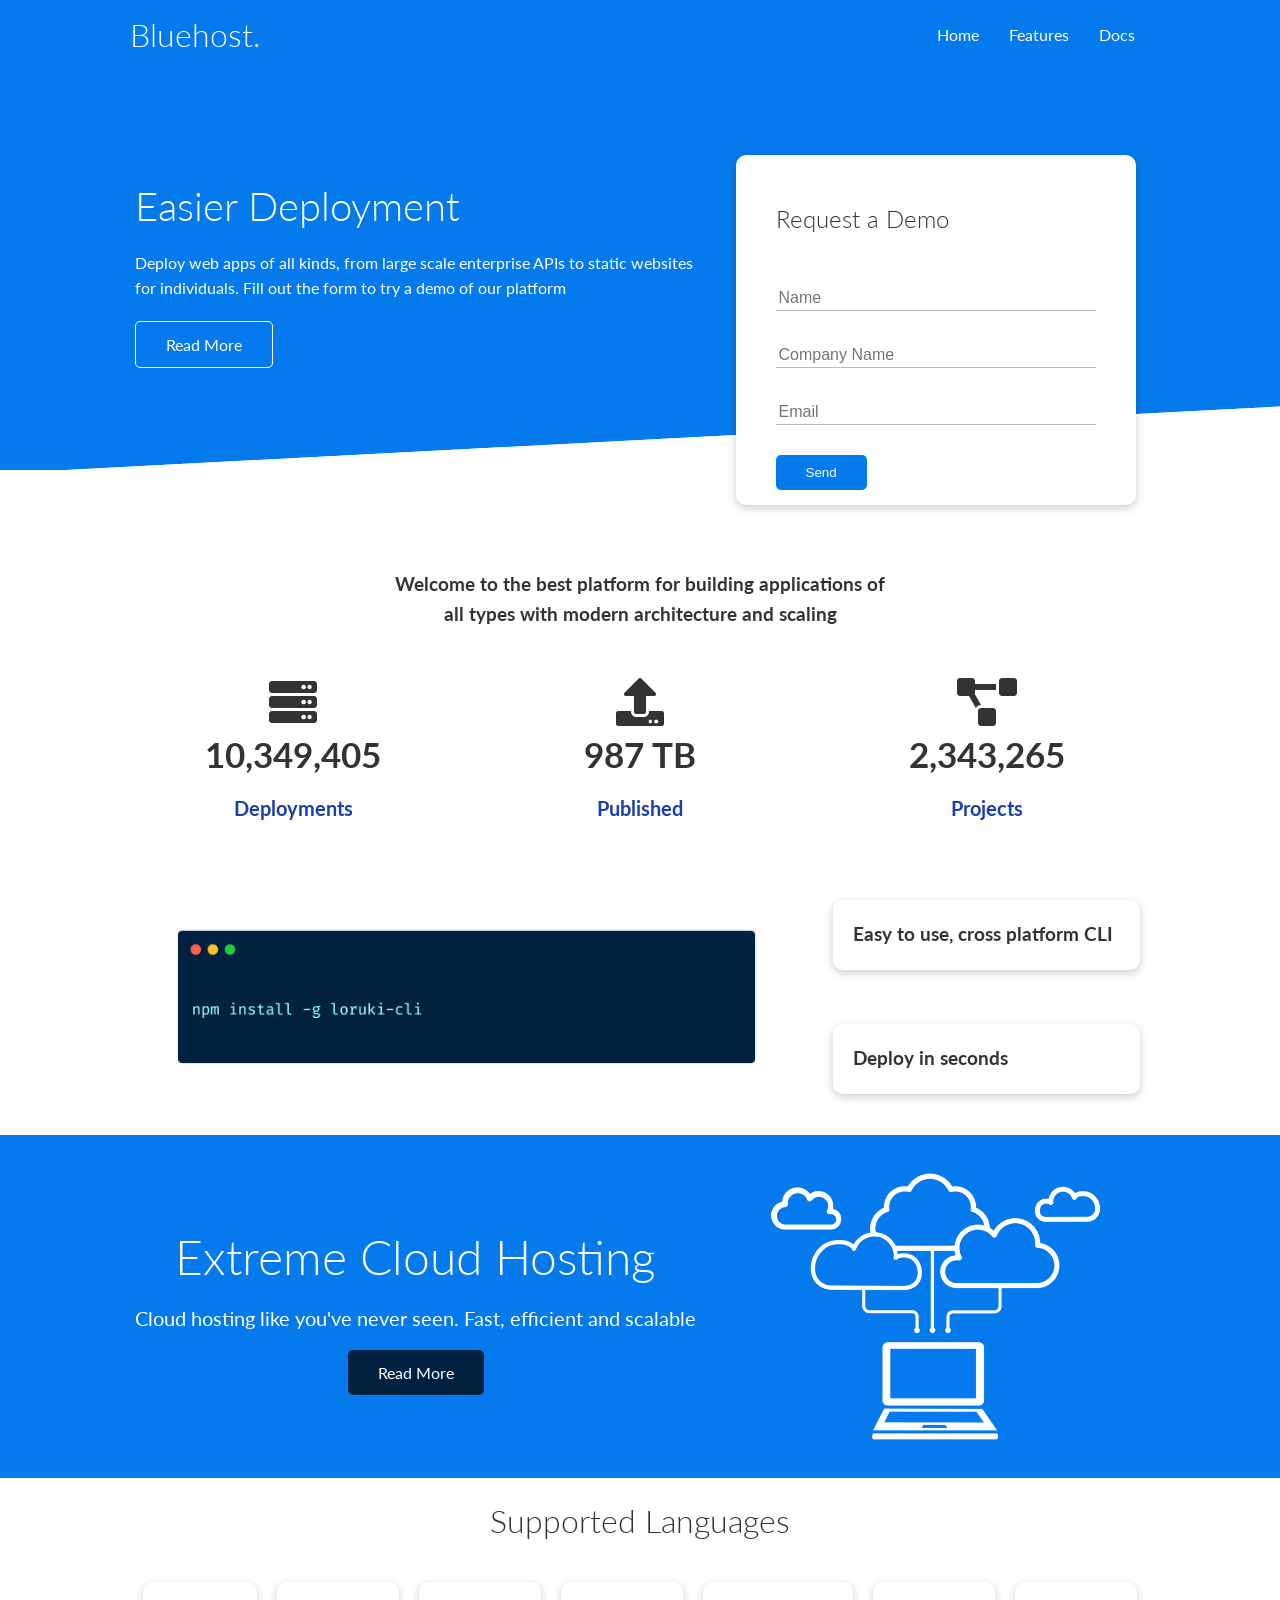
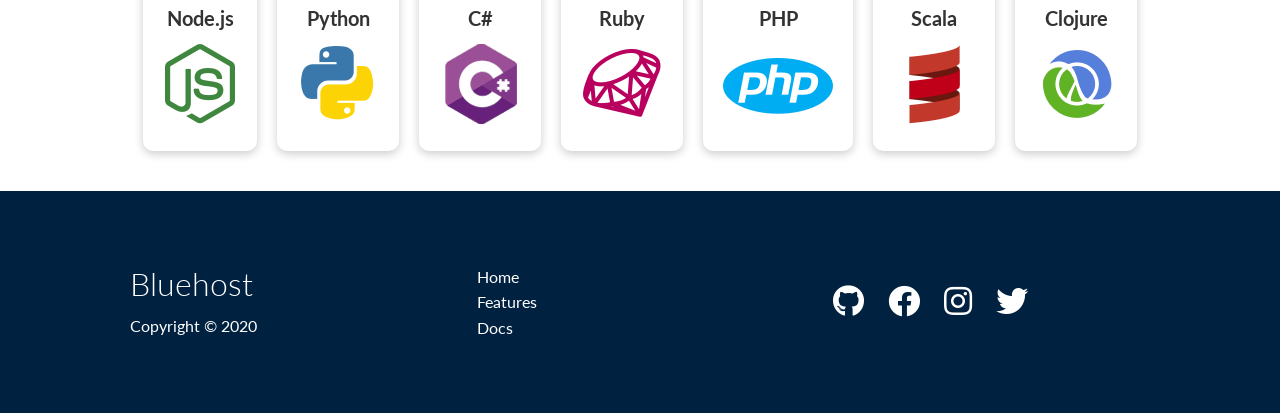
<file: index.html>
<!DOCTYPE html>
<html lang="en">
<head>
    <meta charset="UTF-8">
    <meta name="viewport" content="width=device-width, initial-scale=1.0">
    <link rel="stylesheet" href="https://cdnjs.cloudflare.com/ajax/libs/font-awesome/5.15.1/css/all.min.css" integrity="sha512-+4zCK9k+qNFUR5X+cKL9EIR+ZOhtIloNl9GIKS57V1MyNsYpYcUrUeQc9vNfzsWfV28IaLL3i96P9sdNyeRssA==" crossorigin="anonymous" />
    <link rel="stylesheet" href="css/utilities.css">
    <link rel="stylesheet" href="css/style.css">
    <title>Bluehost | Cloud Hosting For Everyone</title>
</head>
<body>
    <!-- Navbar -->
    <div class="navbar">
        <div class="container flex">
            <h1 class="logo">Bluehost.</h1>
            <nav>
                <ul>
                    <li><a href="index.html">Home</a></li>
                    <li><a href="features.html">Features</a></li>
                    <li><a href="docs.html">Docs</a></li>
                </ul>
            </nav>
        </div>
    </div>
    
    <!-- Showcase -->
    <section class="showcase">
        <div class="container grid">
            <div class="showcase-text">
                <h1>Easier Deployment</h1>
                <p>Deploy web apps of all kinds, from large scale enterprise APIs to static websites for individuals. Fill out the form to try a demo of our platform</p>
                <a href="features.html" class="btn btn-outline">Read More</a>
            </div>

            <div class="showcase-form card">
                <h2>Request a Demo</h2>
                <form name="contact" netlify-honeypot="bot-field" method="POST" data-netlify="true">
                    <input type="hidden" name="form-name" value="contact">
                    <p class="hidden">
                        <label>Don’t fill this out if you're human: <input name="bot-field" /></label>
                      </p>
                    <div class="form-control">
                        <input type="text" name="name" placeholder="Name" required>
                    </div>
                    <div class="form-control">
                        <input type="text" name="company" placeholder="Company Name" required>
                    </div>
                    <div class="form-control">
                        <input type="email" name="email" placeholder="Email" required>
                    </div>
                    <input type="submit" value="Send" class="btn btn-primary">
                </form>
            </div>
        </div>
    </section>

    <!-- Stats -->
    <section class="stats">
        <div class="container">
            <h3 class="stats-heading text-center my-1">
                Welcome to the best platform for building applications of all types with modern architecture and scaling
            </h3>

            <div class="grid grid-3 text-center my-4">
                <div>
                    <i class="fas fa-server fa-3x"></i>
                    <h3>10,349,405</h3>
                    <p class="text-secondary">Deployments</p>
                </div>
                <div>
                    <i class="fas fa-upload fa-3x"></i>
                    <h3>987 TB</h3>
                    <p class="text-secondary">Published</p>
                </div>
                <div>
                    <i class="fas fa-project-diagram fa-3x"></i>
                    <h3>2,343,265</h3>
                    <p class="text-secondary">Projects</p>
                </div>
            </div>
        </div>
    </section>

    <!-- Cli -->
    <section class="cli">
        <div class="container grid">
            <img src="images/cli.png" alt="">
            <div class="card">
                <h3>Easy to use, cross platform CLI</h3>
            </div>
            <div class="card">
                <h3>Deploy in seconds</h3>
            </div>
        </div>
    </section>

    <!-- Cloud -->
    <section class="cloud bg-primary my-2 py-2">
        <div class="container grid">
            <div class="text-center">
                <h2 class="lg">Extreme Cloud Hosting</h2>
                <p class="lead my-1">Cloud hosting like you've never seen. Fast, efficient and scalable</p>
                <a href="features.html" class="btn btn-dark">Read More</a>
            </div>
            <img src="images/cloud.png" alt="">
        </div>
    </section>

    <!-- Languages -->
    <section class="languages">
        <h2 class="md text-center my-2">
            Supported Languages
        </h2>
        <div class="container flex">
            <div class="card">
                <h4>Node.js</h4>
                <img src="images/logos/node.png" alt="">
            </div>
            <div class="card">
                <h4>Python</h4>
                <img src="images/logos/python.png" alt="">
              </div>
              <div class="card">
                <h4>C#</h4>
                <img src="images/logos/csharp.png" alt="">
              </div>
              <div class="card">
                <h4>Ruby</h4>
                <img src="images/logos/ruby.png" alt="">
              </div>
              <div class="card">
                <h4>PHP</h4>
                <img src="images/logos/php.png" alt="">
              </div>
              <div class="card">
                <h4>Scala</h4>
                <img src="images/logos/scala.png" alt="">
              </div>
              <div class="card">
                <h4>Clojure</h4>
                <img src="images/logos/clojure.png" alt="">
              </div>
        </div>
    </section>

    <!-- Footer -->
    <footer class="footer bg-dark py-5">
        <div class="container grid grid-3">
            <div>
                <h1>Bluehost
                </h1>
                <p>Copyright &copy; 2020</p>
            </div>
            <nav>
                <ul>
                    <li><a href="index.html">Home</a></li>
                    <li><a href="features.html">Features</a></li>
                    <li><a href="docs.html">Docs</a></li>
                </ul>
            </nav>
            <div class="social">
                <a href="#"><i class="fab fa-github fa-2x"></i></a>
                <a href="#"><i class="fab fa-facebook fa-2x"></i></a>
                <a href="#"><i class="fab fa-instagram fa-2x"></i></a>
                <a href="#"><i class="fab fa-twitter fa-2x"></i></a>
            </div>
        </div>
    </footer>
</body>
</html>
</file>
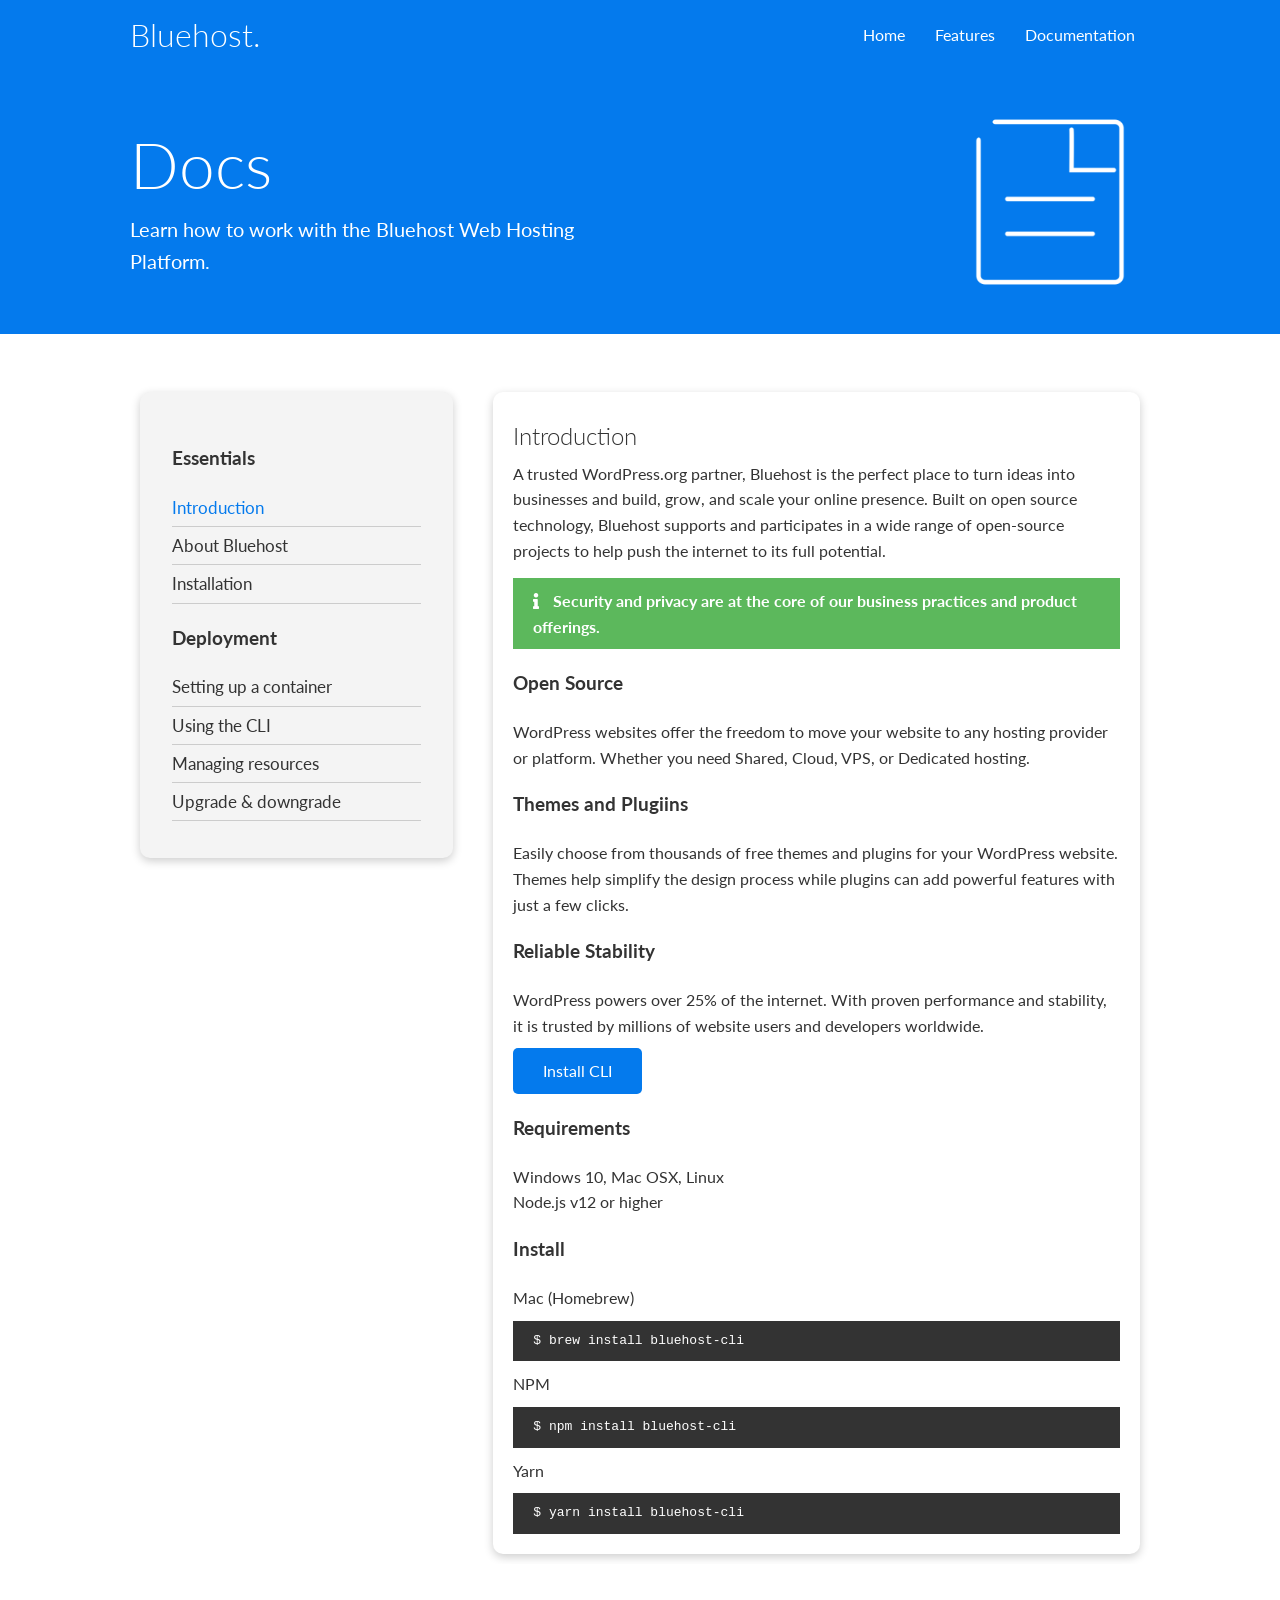
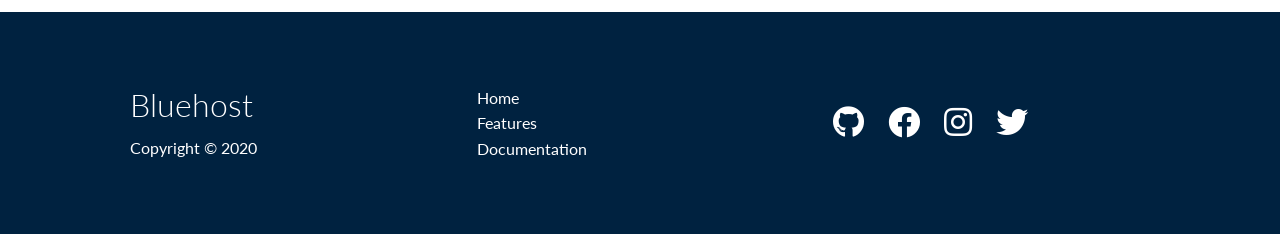
<file: docs.html>
<!DOCTYPE html>
<html lang="en">
<head>
    <meta charset="UTF-8">
    <meta name="viewport" content="width=device-width, initial-scale=1.0">
    <link rel="stylesheet" href="https://cdnjs.cloudflare.com/ajax/libs/font-awesome/5.15.1/css/all.min.css" integrity="sha512-+4zCK9k+qNFUR5X+cKL9EIR+ZOhtIloNl9GIKS57V1MyNsYpYcUrUeQc9vNfzsWfV28IaLL3i96P9sdNyeRssA==" crossorigin="anonymous" />
    <link rel="stylesheet" href="css/utilities.css">
    <link rel="stylesheet" href="css/style.css">
    <title>Bluehost | Cloud Hosting For Everyone</title>
</head>
<body>
    <!-- Navbar -->
    <div class="navbar">
        <div class="container flex">
            <h1 class="logo">Bluehost.</h1>
            <nav>
                <ul>
                    <li><a href="index.html">Home</a></li>
                    <li><a href="features.html">Features</a></li>
                    <li><a href="docs.html">Documentation</a></li>
                </ul>
            </nav>
        </div>
    </div>

    <!-- Head -->
    <section class="docs-head bg-primary py-3">
        <div class="container grid">
            <div>
                <h1 class="xl">Docs</h1>
                <p class="lead">
                    Learn how to work with the Bluehost Web Hosting Platform.
                </p>
            </div>
            <img src="images/docs.png" alt="">
        </div>
    </section>

    <!-- Docs main -->
    <section class="docs-main my-4">
        <div class="container grid">
            <div class="card bg-light p-3">
                <h3 class="my-2">Essentials</h3>
                <nav>
                    <ul>
                        <li><a class="text-primary" href="#">Introduction</a></li>
                        <li><a href="#">About Bluehost</a></li>
                        <li><a href="#">Installation</a></li>
                    </ul>
                </nav>

                <h3 class="my-2">Deployment</h3>
                <nav>
                    <ul>
                        <li><a href="#">Setting up a container</a></li>
							<li><a href="#">Using the CLI</a></li>
							<li><a href="#">Managing resources</a></li>
							<li><a href="#">Upgrade & downgrade</a></li>
                    </ul>
                </nav>
            </div>
            <div class="card">
                <h2>Introduction</h2>
                <p>A trusted WordPress.org partner, Bluehost is the perfect place to turn
                    ideas into businesses and build, grow, and scale your online presence.
                    Built on open source technology, Bluehost supports and participates in a
                    wide range of open-source projects to help push the internet to its full potential.</p>

                <div class="alert alert-success">
                    <i class="fas fa-info"></i> Security and privacy are at the core of our
                    business practices and product offerings.
                </div>

                <h3>Open Source</h3>
                <p>WordPress websites offer the freedom to move your website to any
                    hosting provider or platform. Whether you need Shared, Cloud, VPS,
                    or Dedicated hosting.
                </p>

                <h3>Themes and Plugiins</h3>
                <p>
                    Easily choose from thousands of free themes and plugins for your
                    WordPress website. Themes help simplify the design process while
                    plugins can add powerful features with just a few clicks.
                </p>

                <h3>Reliable Stability</h3>
                <p>
                    WordPress powers over 25% of the internet. With proven performance
                    and stability, it is trusted by millions of website users and developers worldwide.
                </p>

                <a href="#" class="btn btn-primary">Install CLI</a>

                <h3>Requirements</h3>
                <ul>
                    <li>Windows 10, Mac OSX, Linux</li>
                    <li>Node.js v12 or higher</li>
                </ul>

                <h3>Install</h3>
                <p>Mac (Homebrew)</p>
                <pre><code>$ brew install bluehost-cli</code></pre>
                <p>NPM</p>
                <pre><code>$ npm install bluehost-cli</code></pre>
                <p>Yarn</p>
                <pre><code>$ yarn install bluehost-cli</code></pre>

            </div>
        </div>
    </section>

    <!-- Footer -->
    <footer class="footer bg-dark py-5">
        <div class="container grid grid-3">
            <div>
                <h1>Bluehost
                </h1>
                <p>Copyright &copy; 2020</p>
            </div>
            <nav>
                <ul>
                    <li><a href="index.html">Home</a></li>
                    <li><a href="features.html">Features</a></li>
                    <li><a href="docs.html">Documentation</a></li>
                </ul>
            </nav>
            <div class="social">
                <a href="#"><i class="fab fa-github fa-2x"></i></a>
                <a href="#"><i class="fab fa-facebook fa-2x"></i></a>
                <a href="#"><i class="fab fa-instagram fa-2x"></i></a>
                <a href="#"><i class="fab fa-twitter fa-2x"></i></a>
            </div>
        </div>
    </footer>
</body>
</html>
</file>
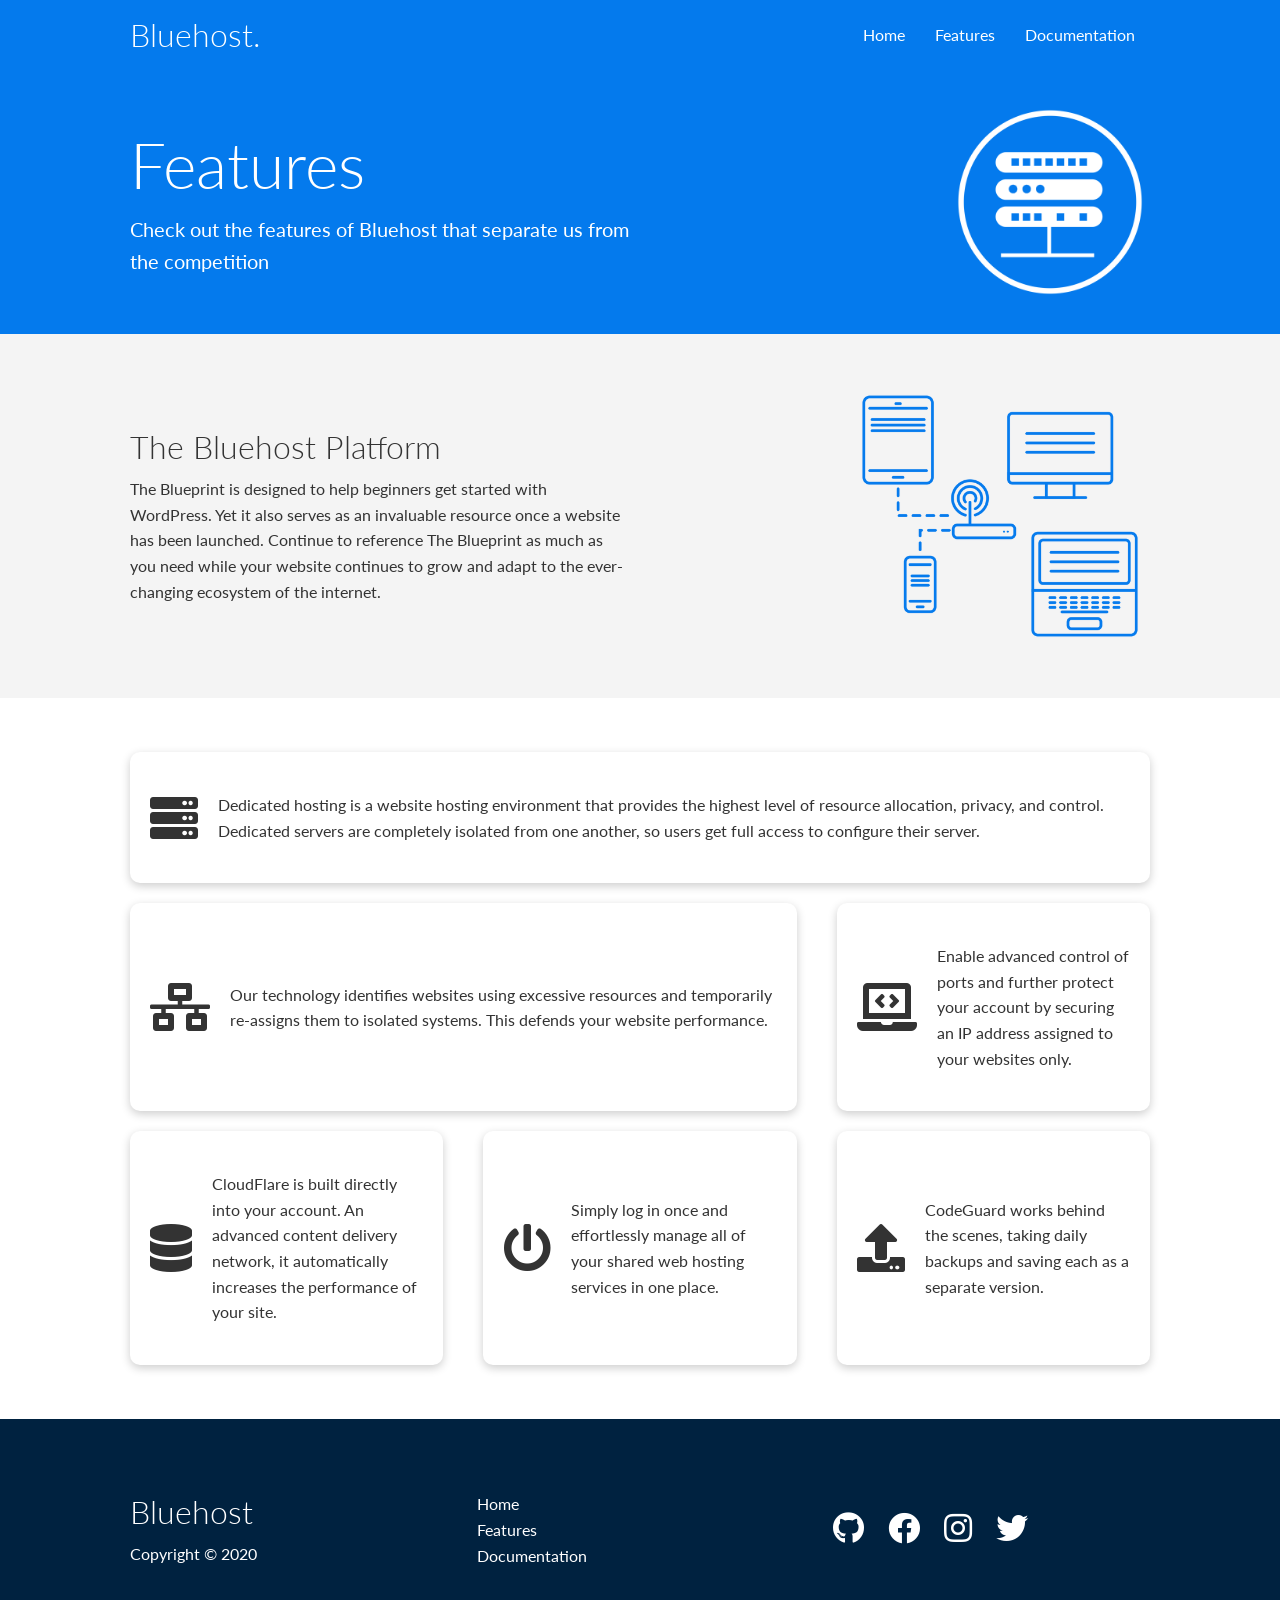
<file: features.html>
<!DOCTYPE html>
<html lang="en">
<head>
    <meta charset="UTF-8">
    <meta name="viewport" content="width=device-width, initial-scale=1.0">
    <link rel="stylesheet" href="https://cdnjs.cloudflare.com/ajax/libs/font-awesome/5.15.1/css/all.min.css" integrity="sha512-+4zCK9k+qNFUR5X+cKL9EIR+ZOhtIloNl9GIKS57V1MyNsYpYcUrUeQc9vNfzsWfV28IaLL3i96P9sdNyeRssA==" crossorigin="anonymous" />
    <link rel="stylesheet" href="css/utilities.css">
    <link rel="stylesheet" href="css/style.css">
    <title>Bluehost | Cloud Hosting For Everyone</title>
</head>
<body>
    <!-- Navbar -->
    <div class="navbar">
        <div class="container flex">
            <h1 class="logo">Bluehost.</h1>
            <nav>
                <ul>
                    <li><a href="index.html">Home</a></li>
                    <li><a href="features.html">Features</a></li>
                    <li><a href="docs.html">Documentation</a></li>
                </ul>
            </nav>
        </div>
    </div>

    <!-- Head -->
    <section class="features-head bg-primary py-3">
        <div class="container grid">
            <div>
                <h1 class="xl">Features</h1>
                <p class="lead">
                    Check out the features of Bluehost that separate us from the
						competition
                </p>
            </div>
            <img src="images/server.png" alt="">
        </div>
    </section>

    <!-- Sub head -->
    <section class="features-sub-head bg-light py-3">
        <div class="container grid">
            <div>
                <h1 class="md">The Bluehost Platform</h1>
                <p>
                  The Blueprint is designed to help beginners get started with WordPress.
                  Yet it also serves as an invaluable resource once a website has been launched.
                  Continue to reference The Blueprint as much as you need while your
                  website continues to grow and adapt to the ever-changing ecosystem of the internet.
                </p>
            </div>
            <img src="images/server2.png" alt="">
        </div>
    </section>

    <section class="features-main my-2">
        <div class="container grid grid-3">
            <div class="card flex">
                <i class="fas fa-server fa-3x"></i>
                <p>Dedicated hosting is a website hosting environment that provides
                    the highest level of resource allocation, privacy, and control.
                    Dedicated servers are completely isolated from one another, so
                    users get full access to configure their server.</p>
            </div>
            <div class="card flex">
                <i class="fas fa-network-wired fa-3x"></i>
                <p>
                  Our technology identifies websites using excessive resources and
                  temporarily re-assigns them to isolated systems. This defends your
                  website performance.
                </p>
            </div>
            <div class="card flex">
                <i class="fas fa-laptop-code fa-3x"></i>
                <p>
                  Enable advanced control of ports and further protect your account
                  by securing an IP address assigned to your websites only.
                </p>
            </div>
            <div class="card flex">
                <i class="fas fa-database fa-3x"></i>
                <p>
                  CloudFlare is built directly into your account. An advanced content
                  delivery network, it automatically increases the performance of your site.
                </p>
            </div>
            <div class="card flex">
                <i class="fas fa-power-off fa-3x"></i>
                <p>
                    Simply log in once and effortlessly manage all of your shared web hosting
                    services in one place.
                </p>
            </div>
            <div class="card flex">
                <i class="fas fa-upload fa-3x"></i>
                <p>
                  CodeGuard works behind the scenes, taking daily backups and saving
                  each as a separate version.
                </p>
            </div>
        </div>
    </section>

    <!-- Footer -->
    <footer class="footer bg-dark py-5">
        <div class="container grid grid-3">
            <div>
                <h1>Bluehost
                </h1>
                <p>Copyright &copy; 2020</p>
            </div>
            <nav>
                <ul>
                    <li><a href="index.html">Home</a></li>
                    <li><a href="features.html">Features</a></li>
                    <li><a href="docs.html">Documentation</a></li>
                </ul>
            </nav>
            <div class="social">
                <a href="#"><i class="fab fa-github fa-2x"></i></a>
                <a href="#"><i class="fab fa-facebook fa-2x"></i></a>
                <a href="#"><i class="fab fa-instagram fa-2x"></i></a>
                <a href="#"><i class="fab fa-twitter fa-2x"></i></a>
            </div>
        </div>
    </footer>
</body>
</html>
</file>
<file: css/utilities.css>
.container {
  max-width: 1100px;
  margin: 0 auto;
  overflow: auto;
  padding: 0 40px;
}

.card {
  background-color: #fff;
  color: #333;
  border-radius: 10px;
  box-shadow: 0 3px 10px rgba(0, 0, 0, 0.2);
  padding: 20px;
  margin: 10px;
}

.btn {
  display: inline-block;
  padding: 10px 30px;
  cursor: pointer;
  background: var(--primary-color);
  color: #fff;
  border: none;
  border-radius: 5px;
}

.btn-outline {
  background-color: transparent;
  border: 1px #fff solid;
}

.btn:hover {
  transform: scale(0.98);
}

/* Backgrounds & colored buttons */
.bg-primary,
.btn-primary {
  background-color: var(--primary-color);
  color: #fff;
}

.bg-secondary,
.btn-secondary {
  background-color: var(--secondary-color);
  color: #fff;
}

.bg-dark,
.btn-dark {
  background-color: var(--dark-color);
  color: #fff;
}

.bg-light,
.btn-light {
  background-color: var(--light-color);
  color: #333;
}

.bg-primary a,
.btn-primary a,
.bg-secondary a,
.btn-secondary a,
.bg-dark a,
.btn-dark a {
  color: #fff;
}

/* Text colors */
.text-primary {
  color: var(--primary-color);
}

.text-secondary {
  color: var(--secondary-color);
}

.text-dark {
  color: var(--dark-color);
}

.text-light {
  color: var(--light-color);
}

/* Text sizes */
.lead {
  font-size: 20px;
}

.sm {
  font-size: 1rem;
}

.md {
  font-size: 2rem;
}

.lg {
  font-size: 3rem;
}

.xl {
  font-size: 4rem;
}

.text-center {
  text-align: center;
}

/* Alert */
.alert {
  background-color: var(--light-color);
  padding: 10px 20px;
  font-weight: bold;
  margin: 15px 0;
}

.alert i {
  margin-right: 10px;
}

.alert-success {
  background-color: var(--success-color);
  color: #fff;
}

.alert-error {
  background-color: var(--error-color);
  color: #fff;
}

.flex {
  display: flex;
  justify-content: center;
  align-items: center;
  height: 100%;
}

.grid {
  display: grid;
  grid-template-columns: repeat(2, 1fr);
  gap: 20px;
  justify-content: center;
  align-items: center;
  height: 100%;
}

.grid-3 {
  grid-template-columns: repeat(3, 1fr);
}

/* Margin */
.my-1 {
  margin: 1rem 0;
}

.my-2 {
  margin: 1.5rem 0;
}

.my-3 {
  margin: 2rem 0;
}

.my-4 {
  margin: 3rem 0;
}

.my-5 {
  margin: 4rem 0;
}

.m-1 {
  margin: 1rem;
}

.m-2 {
  margin: 1.5rem;
}

.m-3 {
  margin: 2rem;
}

.m-4 {
  margin: 3rem;
}

.m-5 {
  margin: 4rem;
}

/* Padding */
.py-1 {
  padding: 1rem 0;
}

.py-2 {
  padding: 1.5rem 0;
}

.py-3 {
  padding: 2rem 0;
}

.py-4 {
  padding: 3rem 0;
}

.py-5 {
  padding: 4rem 0;
}

.p-1 {
  padding: 1rem;
}

.p-2 {
  padding: 1.5rem;
}

.p-3 {
  padding: 2rem;
}

.p-4 {
  padding: 3rem;
}

.p-5 {
  padding: 4rem;
}
</file>
<file: css/style.css>
@import url('https://fonts.googleapis.com/css2?family=Lato:wght@300&display=swap');

:root {
  --primary-color: #047aed;
  --secondary-color: #1c3fa8;
  --dark-color: #002240;
  --light-color: #f4f4f4;
  --success-color: #5cb85c;
  --error-color: #d9534f;
}

* {
  box-sizing: border-box;
  padding: 0;
  margin: 0;
}

body {
  font-family: 'Lato', sans-serif;
  color: #333;
  line-height: 1.6;
}

ul {
  list-style-type: none;
}

a {
  text-decoration: none;
  color: #333;
}

h1,
h2 {
  font-weight: 300;
  line-height: 1.2;
  margin: 10px 0;
}

p {
  margin: 10px 0;
}

img {
  width: 100%;
}

code,
pre {
  background: #333;
  color: #fff;
  padding: 10px;
}

.hidden {
  visibility: hidden;
  height: 0;
}

/* Navbar */
.navbar {
  background-color: var(--primary-color);
  color: #fff;
  height: 70px;
}

.navbar ul {
  display: flex;
}

.navbar a {
  color: #fff;
  padding: 10px;
  margin: 0 5px;
}

.navbar a:hover {
  border-bottom: 2px #fff solid;
}

.navbar .flex {
  justify-content: space-between;
}

/* Showcase */
.showcase {
  height: 400px;
  background-color: var(--primary-color);
  color: #fff;
  position: relative;
}

.showcase h1 {
  font-size: 40px;
}

.showcase p {
  margin: 20px 0;
}

.showcase .grid {
  overflow: visible;
  grid-template-columns: 55% auto;
  gap: 30px;
}

.showcase-text {
  animation: slideInFromLeft 1s ease-in;
}

.showcase-form {
  position: relative;
  top: 60px;
  height: 350px;
  width: 400px;
  padding: 40px;
  z-index: 100;
  justify-self: flex-end;
  animation: slideInFromRight 1s ease-in;
}

.showcase-form .form-control {
  margin: 30px 0;
}

.showcase-form input[type='text'],
.showcase-form input[type='email'] {
  border: 0;
  border-bottom: 1px solid #b4becb;
  width: 100%;
  padding: 3px;
  font-size: 16px;
}

.showcase-form input:focus {
  outline: none;
}

.showcase::before,
.showcase::after {
  content: '';
  position: absolute;
  height: 100px;
  bottom: -70px;
  right: 0;
  left: 0;
  background: #fff;
  transform: skewY(-3deg);
  -webkit-transform: skewY(-3deg);
  -moz-transform: skewY(-3deg);
  -ms-transform: skewY(-3deg);
}

/* Stats */
.stats {
  padding-top: 100px;
  animation: slideInFromBottom 1s ease-in;
}

.stats-heading {
  max-width: 500px;
  margin: auto;
}

.stats .grid h3 {
  font-size: 35px;
}

.stats .grid p {
  font-size: 20px;
  font-weight: bold;
}

/* Cli */
.cli .grid {
  grid-template-columns: repeat(3, 1fr);
  grid-template-rows: repeat(2, 1fr);
}

.cli .grid > *:first-child {
  grid-column: 1 / span 2;
  grid-row: 1 / span 2;
}

/* Cloud */
.cloud .grid {
  grid-template-columns: 4fr 3fr;
}

/* Languages */

.languages .flex {
  flex-wrap: wrap;
}

.languages .card {
  text-align: center;
  margin: 18px 10px 40px;
  transition: transform 0.2s ease-in;
}

.languages .card h4 {
  font-size: 20px;
  margin-bottom: 10px;
}

.languages .card:hover {
  transform: translateY(-15px);
}

/* Features */
.features-head img,
.docs-head img {
  width: 200px;
  justify-self: flex-end;
}

.features-sub-head img {
  width: 300px;
  justify-self: flex-end;
}

.features-main .card > i {
  margin-right: 20px;
}

.features-main .grid {
  padding: 30px;
}

.features-main .grid > *:first-child {
  grid-column: 1 / span 3;
}

.features-main .grid > *:nth-child(2) {
  grid-column: 1 / span 2;
}

/* Docs */
.docs-main h3 {
  margin: 20px 0;
}

.docs-main .grid {
  grid-template-columns: 1fr 2fr;
  align-items: flex-start;
}

.docs-main nav li {
  font-size: 17px;
  padding-bottom: 5px;
  margin-bottom: 5px;
  border-bottom: 1px #ccc solid;
}

.docs-main a:hover {
  font-weight: bold;
}

/* Footer */
.footer .social a {
  margin: 0 10px;
}

/* Animations */
@keyframes slideInFromLeft {
  0% {
    transform: translateX(-100%);
  }

  100% {
    transform: translateX(0);
  }
}

@keyframes slideInFromRight {
  0% {
    transform: translateX(100%);
  }

  100% {
    transform: translateX(0);
  }
}

@keyframes slideInFromTop {
  0% {
    transform: translateY(-100%);
  }

  100% {
    transform: translateX(0);
  }
}

@keyframes slideInFromBottom {
  0% {
    transform: translateY(100%);
  }

  100% {
    transform: translateX(0);
  }
}

/* Tablets and under */
@media (max-width: 768px) {
  .grid,
  .showcase .grid,
  .stats .grid,
  .cli .grid,
  .cloud .grid,
  .features-main .grid,
  .docs-main .grid {
    grid-template-columns: 1fr;
    grid-template-rows: 1fr;
  }

  .showcase {
    height: auto;
  }

  .showcase-text {
    text-align: center;
    margin-top: 40px;
    animation: slideInFromTop 1s ease-in;
  }

  .showcase-form {
    justify-self: center;
    margin: auto;
    animation: slideInFromBottom 1s ease-in;
  }

  .cli .grid > *:first-child {
    grid-column: 1;
    grid-row: 1;
  }

  .features-head,
  .features-sub-head,
  .docs-head {
    text-align: center;
  }

  .features-head img,
  .features-sub-head img,
  .docs-head img {
    justify-self: center;
  }

  .features-main .grid > *:first-child,
  .features-main .grid > *:nth-child(2) {
    grid-column: 1;
  }
}

/* Mobile */
@media (max-width: 500px) {
  .navbar {
    height: 110px;
  }

  .navbar .flex {
    flex-direction: column;
  }

  .navbar ul {
    padding: 10px;
    background-color: rgba(0, 0, 0, 0.1);
  }
  
  .showcase-form {
    width: 300px;
  }
}
</file>
